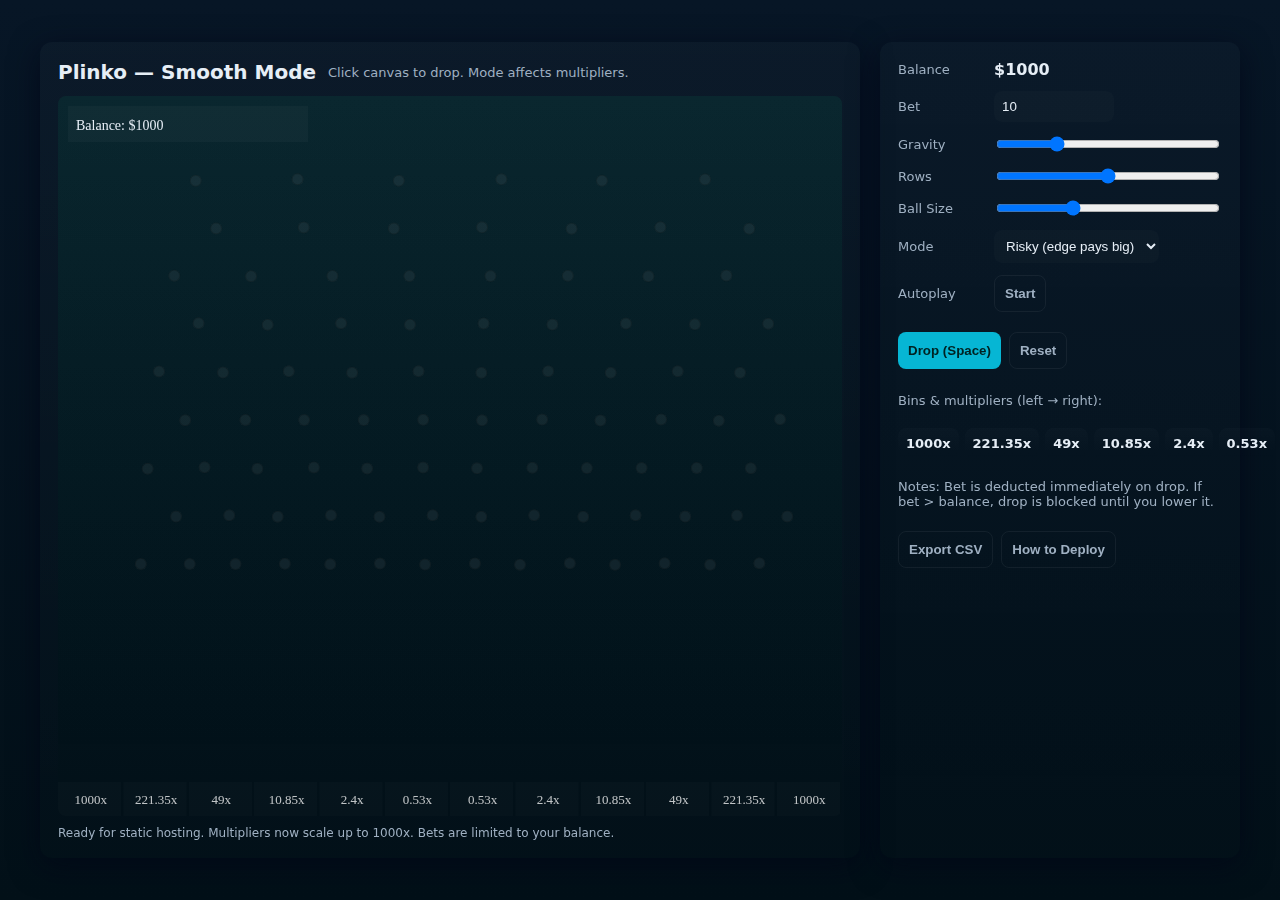
<file: gambline.html>
<!doctype html>
<html lang="en">
<head>
  <meta charset="utf-8" />
  <meta name="viewport" content="width=device-width,initial-scale=1" />
  <title>Plinko — Smooth Mode</title>
  <style>
    :root{--bg:#071626;--panel:#0f1724;--accent:#06b6d4;--muted:#9fb0c2}
    *{box-sizing:border-box}
    html,body{height:100%;margin:0;font-family:Inter,system-ui,Segoe UI,Roboto,Helvetica,Arial}
    body{background:linear-gradient(180deg,var(--bg) 0%, #021018 100%);color:#e6eef6;display:flex;align-items:center;justify-content:center;padding:28px}
    .wrap{max-width:1200px;width:100%;display:grid;grid-template-columns:1fr 360px;gap:20px}
    .card{background:linear-gradient(180deg,rgba(255,255,255,0.02),transparent);border-radius:12px;padding:18px;box-shadow:0 8px 30px rgba(2,6,23,0.7)}
    header{display:flex;align-items:center;gap:12px;margin-bottom:12px}
    header h1{font-size:20px;margin:0}
    #plinkoCanvas{width:100%;height:720px;display:block;border-radius:8px;background:linear-gradient(180deg,#06232b 0%,#021018 100%)}
    .controls{display:flex;flex-direction:column;gap:12px}
    .row{display:flex;gap:10px;align-items:center}
    label{font-size:13px;color:var(--muted);min-width:86px}
    input[type=range]{flex:1}
    input[type=number], select{padding:8px;border-radius:8px;border:0;background:rgba(255,255,255,0.02);color:inherit}
    button{background:var(--accent);border:0;padding:10px;border-radius:8px;color:#022;cursor:pointer;font-weight:700}
    button.ghost{background:transparent;border:1px solid rgba(255,255,255,0.06);color:var(--muted)}
    .muted{color:var(--muted);font-size:13px}
    .bins{display:flex;gap:6px;margin-top:8px}
    .bin{flex:1;padding:8px;border-radius:8px;text-align:center;background:linear-gradient(180deg,rgba(255,255,255,0.02),transparent);font-weight:700}
    footer{font-size:12px;color:var(--muted);margin-top:10px}
    .small{font-size:12px;color:var(--muted)}
    @media (max-width:980px){.wrap{grid-template-columns:1fr}#plinkoCanvas{height:520px}}
  </style>
</head>
<body>
  <div class="wrap">
    <div class="card">
      <header>
        <h1>Plinko — Smooth Mode</h1>
        <div class="muted">Click canvas to drop. Mode affects multipliers.</div>
      </header>

      <canvas id="plinkoCanvas" tabindex="0"></canvas>

      <footer class="small">Ready for static hosting. Multipliers now scale up to 1000x. Bets are limited to your balance.</footer>
    </div>

    <aside class="card controls">
      <div class="row"><label>Balance</label><div id="balance" style="font-weight:800">$1000</div></div>
      <div class="row"><label>Bet</label><input id="bet" type="number" min="1" step="1" value="10" style="width:120px"></div>

      <div class="row"><label>Gravity</label><input id="gravity" type="range" min="100" max="1200" step="10" value="380"></div>
      <div class="row"><label>Rows</label><input id="rows" type="range" min="6" max="12" step="1" value="9"></div>
      <div class="row"><label>Ball Size</label><input id="ballSize" type="range" min="6" max="18" step="1" value="10"></div>
      <div class="row"><label>Mode</label>
        <select id="mode">
          <option value="risky">Risky (edge pays big)</option>
          <option value="casual">Casual (safer)</option>
        </select>
      </div>

      <div class="row"><label>Autoplay</label><button id="autoplay" class="ghost">Start</button></div>

      <div style="display:flex;gap:8px;margin-top:8px"><button id="dropBtn">Drop (Space)</button><button id="resetBtn" class="ghost">Reset</button></div>

      <div class="muted" style="margin-top:12px">Bins & multipliers (left → right):</div>
      <div id="binsContainer" class="bins" aria-hidden="false"></div>

      <div class="muted" style="margin-top:8px">Notes: Bet is deducted immediately on drop. If bet &gt; balance, drop is blocked until you lower it.</div>

      <div style="margin-top:10px;display:flex;gap:8px"><button id="exportBtn" class="ghost">Export CSV</button><button id="helpBtn" class="ghost">How to Deploy</button></div>
    </aside>
  </div>

  <script>
    // Smooth Plinko: better gravity, slower gameplay, exponential multiplier curve up to 1000x,
    // safe bet enforcement (can't bet more than balance), and smoother collision handling.

    const canvas = document.getElementById('plinkoCanvas');
    const ctx = canvas.getContext('2d');

    let W, H, DPR = devicePixelRatio || 1;
    const ui = {
      gravity: document.getElementById('gravity'),
      rows: document.getElementById('rows'),
      ballSize: document.getElementById('ballSize'),
      mode: document.getElementById('mode'),
      dropBtn: document.getElementById('dropBtn'),
      resetBtn: document.getElementById('resetBtn'),
      autoplay: document.getElementById('autoplay'),
      binsContainer: document.getElementById('binsContainer'),
      balanceEl: document.getElementById('balance'),
      bet: document.getElementById('bet'),
      exportBtn: document.getElementById('exportBtn'),
      helpBtn: document.getElementById('helpBtn')
    };

    const state = {
      pegs: [],
      balls: [],
      bins: [],
      autoplay: false,
      balance: 1000,
      fixedStep: 1/120 // physics timestep for stability
    };

    // Utility: clamp
    const clamp = (v,a,b) => Math.max(a,Math.min(b,v));

    function resize(){
      DPR = devicePixelRatio || 1;
      W = canvas.clientWidth || 800;
      H = canvas.clientHeight || 720;
      canvas.width = Math.max(600, Math.floor(W * DPR));
      canvas.height = Math.max(400, Math.floor(H * DPR));
      canvas.style.width = W + 'px';
      canvas.style.height = H + 'px';
      ctx.setTransform(DPR,0,0,DPR,0,0);
      build();
    }

    function build(){
      state.pegs = [];
      state.balls = state.balls.filter(b=>!b.settled); // keep in-flight
      state.bins = [];

      const rows = parseInt(ui.rows.value,10);
      const margin = 36;
      const usableW = W - margin*2;
      const spacingY = (H - 240) / (rows + 1);

      // triangular/staggered peg layout, smoothed positions
      for(let r=0;r<rows;r++){
        const y = margin + (r+1)*spacingY;
        const cols = r + 6; // slightly wider grid for smoother randomness
        for(let c=0;c<cols;c++){
          const x = margin + (usableW/(cols+1))*(c+1) + (r%2? (usableW/(rows+2))/2 : 0);
          state.pegs.push({x: x + Math.sin(r*7 + c*3)*1.2, y: y + Math.cos(c*3 + r)*0.8, r: 6});
        }
      }

      // bins: rows + 3
      const binsCount = rows + 3;
      const mid = (binsCount - 1)/2;
      const base = ui.mode.value === 'risky' ? 0.25 : 0.4;
      const maxMult = 1000;
      // exponential factor k so base * exp(k*mid) = maxMult => k = ln(max/base)/mid
      const k = Math.log(maxMult/base) / (mid || 1);

      const binW = W / binsCount;
      for(let i=0;i<binsCount;i++){
        const d = Math.abs(i - mid);
        const mult = +(base * Math.exp(k * d)).toFixed(2);
        state.bins.push({x: i*binW, w: binW, mult});
      }

      renderBinsUi();
    }

    function renderBinsUi(){
      ui.binsContainer.innerHTML = '';
      state.bins.forEach(b=>{
        const el = document.createElement('div');
        el.className = 'bin';
        el.innerHTML = `<div style="font-size:13px">${b.mult}x</div>`;
        ui.binsContainer.appendChild(el);
      });
    }

    // Spawn: only if bet <= balance (enforced)
    function canPlaceBet(bet){
      const val = Math.max(0, Math.floor(bet));
      return val > 0 && val <= state.balance;
    }

    function spawnBall(x){
      const betAmt = Number(ui.bet.value) || 0;
      if(!canPlaceBet(betAmt)){
        // quick visual shake / small alert
        ui.bet.style.border = '1px solid rgba(255,80,80,0.9)';
        setTimeout(()=> ui.bet.style.border = '', 450);
        return;
      }

      // Deduct bet immediately
      state.balance = Math.max(0, state.balance - betAmt);
      ui.balanceEl.textContent = `$${state.balance}`;

      const startX = clamp(x || (W/2), 12, W-12);
      const size = parseInt(ui.ballSize.value,10);
      const ball = {
        x: startX,
        y: 18,
        vx: (Math.random()-0.5) * 60, // px/s
        vy: 20,
        r: size,
        bet: betAmt,
        settled: false,
        ticks: 0
      };
      state.balls.push(ball);
    }

    // Physics: fixed-step integration for stable, smooth results
    function physicsStep(dt){
      const gravityPx = clamp(parseFloat(ui.gravity.value), 100, 1200); // px/s^2
      const pegs = state.pegs;
      for(const b of state.balls){
        if(b.settled) continue;
        b.ticks++;
        // integrate velocities
        b.vy += gravityPx * dt;
        b.x += b.vx * dt;
        b.y += b.vy * dt;

        // simple damping
        b.vx *= 0.999;
        b.vy *= 0.999;

        // collisions with pegs (improved response)
        for(const p of pegs){
          const dx = b.x - p.x, dy = b.y - p.y;
          const dist = Math.hypot(dx,dy);
          const minD = b.r + p.r;
          if(dist < minD && dist > 0){
            const nx = dx / dist, ny = dy / dist;
            const overlap = minD - dist + 0.5;
            b.x += nx * overlap;
            b.y += ny * overlap;

            // reflect velocity along normal with restitution
            const relVel = b.vx*nx + b.vy*ny;
            const restitution = 0.6; // bounciness
            b.vx -= (1 + restitution) * relVel * nx;
            b.vy -= (1 + restitution) * relVel * ny;

            // small lateral kick so balls separate more naturally
            b.vx += (Math.random() - 0.5) * 12;
          }
        }

        // walls
        if(b.x < b.r){ b.x = b.r; b.vx = Math.abs(b.vx) * 0.45; }
        if(b.x > W - b.r){ b.x = W - b.r; b.vx = -Math.abs(b.vx) * 0.45; }

        // floor / bin detection
        if(b.y > H - 34 - b.r){
          const idx = Math.min(state.bins.length-1, Math.max(0, Math.floor(b.x / (W / state.bins.length))));
          const bin = state.bins[idx];

          // payout: bet * multiplier (rounded)
          const payout = Math.round(b.bet * bin.mult);
          state.balance = Math.max(0, state.balance + payout);
          ui.balanceEl.textContent = `$${state.balance}`;

          // floating result text
          spawnFloatText(`+${payout}`, b.x, H-50);

          b.settled = true;
        }

        // safety: if ball somehow stuck outside bounds long time, settle
        if(b.ticks > 2400) b.settled = true;
      }

      // keep only a limited number of settled balls around for visual trail, then purge
      if(state.balls.length > 120) state.balls = state.balls.slice(-120);
    }

    // Floating text for payouts
    const floatTexts = [];
    function spawnFloatText(text,x,y){
      floatTexts.push({text,x,y,alpha:1,vy:-30});
    }

    function updateFloatTexts(dt){
      for(const t of floatTexts){
        t.y += t.vy * dt;
        t.alpha -= dt * 0.75;
      }
      while(floatTexts.length && floatTexts[0].alpha <= 0) floatTexts.shift();
    }

    // Draw: smooth visuals, shadow, subtle glow
    function draw(interp){
      ctx.clearRect(0,0,W,H);

      // subtle vignette
      const bg = ctx.createLinearGradient(0,0,0,H);
      bg.addColorStop(0,'rgba(255,255,255,0.02)');
      bg.addColorStop(1,'rgba(0,0,0,0)');
      ctx.fillStyle = bg; ctx.fillRect(0,0,W,H);

      // pegs
      ctx.save();
      for(const p of state.pegs){
        ctx.beginPath(); ctx.fillStyle = 'rgba(255,255,255,0.06)'; ctx.arc(p.x,p.y,p.r,0,Math.PI*2); ctx.fill();
        ctx.beginPath(); ctx.strokeStyle = 'rgba(0,0,0,0.18)'; ctx.arc(p.x,p.y,p.r-0.5,0,Math.PI*2); ctx.stroke();
      }
      ctx.restore();

      // bins
      for(const b of state.bins){
        ctx.fillStyle = 'rgba(255,255,255,0.02)'; ctx.fillRect(b.x, H-34, b.w-2, 34);
        ctx.fillStyle = 'rgba(255,255,255,0.75)'; ctx.font = '13px Inter'; ctx.textAlign = 'center';
        ctx.fillText(b.mult + 'x', b.x + b.w/2, H-12);
      }

      // balls
      for(const ball of state.balls){
        // shadow
        ctx.beginPath(); ctx.ellipse(ball.x+4, ball.y+6, ball.r*0.9, ball.r*0.5, 0,0,Math.PI*2); ctx.fillStyle = 'rgba(0,0,0,0.16)'; ctx.fill();
        // glow
        ctx.beginPath(); ctx.arc(ball.x, ball.y, ball.r*1.6, 0, Math.PI*2); ctx.fillStyle = 'rgba(6,182,212,0.06)'; ctx.fill();
        // ball face
        ctx.beginPath(); ctx.arc(ball.x, ball.y, ball.r, 0, Math.PI*2); ctx.fillStyle = 'rgba(6,182,212,0.98)'; ctx.fill();
        // rim
        ctx.beginPath(); ctx.strokeStyle = 'rgba(0,0,0,0.12)'; ctx.lineWidth = 1; ctx.stroke();
      }

      // HUD
      ctx.fillStyle = 'rgba(255,255,255,0.03)'; ctx.fillRect(10,10,240,36);
      ctx.fillStyle = '#e6eef6'; ctx.font='14px Inter'; ctx.textAlign='left'; ctx.fillText('Balance: ' + ui.balanceEl.textContent, 18, 34);

      // floating texts
      ctx.textAlign = 'center'; ctx.font = '14px Inter';
      for(const t of floatTexts){ ctx.fillStyle = `rgba(6,182,212,${clamp(t.alpha,0,1)})`; ctx.fillText(t.text, t.x, t.y); }
    }

    // Main loop using fixed-step physics and smooth rendering interpolation
    let last = performance.now();
    let accumulator = 0;
    function loop(now){
      const dt = Math.min(0.05, (now - last) / 1000);
      last = now;
      accumulator += dt;

      const step = state.fixedStep; // 1/120 s
      while(accumulator >= step){
        physicsStep(step);
        updateFloatTexts(step);
        accumulator -= step;
      }

      const alpha = accumulator / step; // interpolation factor
      draw(alpha);
      requestAnimationFrame(loop);
    }

    // UI wiring
    window.addEventListener('resize', resize);
    ui.gravity.addEventListener('input', ()=>{});
    ui.rows.addEventListener('input', ()=> build());
    ui.ballSize.addEventListener('input', ()=>{});
    ui.mode.addEventListener('change', ()=> build());

    ui.dropBtn.addEventListener('click', ()=> spawnBall(W/2));
    ui.resetBtn.addEventListener('click', ()=>{ state.balls = []; state.balance = 1000; ui.balanceEl.textContent = `$${state.balance}`; });
    ui.autoplay.addEventListener('click', ()=>{ state.autoplay = !state.autoplay; ui.autoplay.textContent = state.autoplay ? 'Stop' : 'Start'; ui.autoplay.classList.toggle('ghost', !state.autoplay); });

    canvas.addEventListener('click', (e)=>{ const rect = canvas.getBoundingClientRect(); const x = (e.clientX - rect.left); spawnBall(x); });
    document.addEventListener('keydown',(e)=>{ if(e.code === 'Space'){ e.preventDefault(); spawnBall(W/2); } });

    // Autoplay loop: only spawn if bet <= balance
    setInterval(()=>{
      if(state.autoplay){ const betAmt = Number(ui.bet.value) || 0; if(canPlaceBet(betAmt)) spawnBall(W/2 + (Math.random()-0.5)*40); }
    }, 1200);

    ui.exportBtn.addEventListener('click', ()=>{
      const csv = [`Balance,${state.balance}`].join('\n');
      const blob = new Blob([csv], {type:'text/csv'});
      const url = URL.createObjectURL(blob);
      const a = document.createElement('a'); a.href = url; a.download = 'plinko-balance.csv'; a.click(); URL.revokeObjectURL(url);
    });

    ui.helpBtn.addEventListener('click', ()=> alert('To deploy: create a GitHub repo named USERNAME.github.io, add this index.html to the root, commit & push, then visit https://USERNAME.github.io'));

    // init
    resize();
    requestAnimationFrame(loop);
  </script>
</body>
</html>
</file>
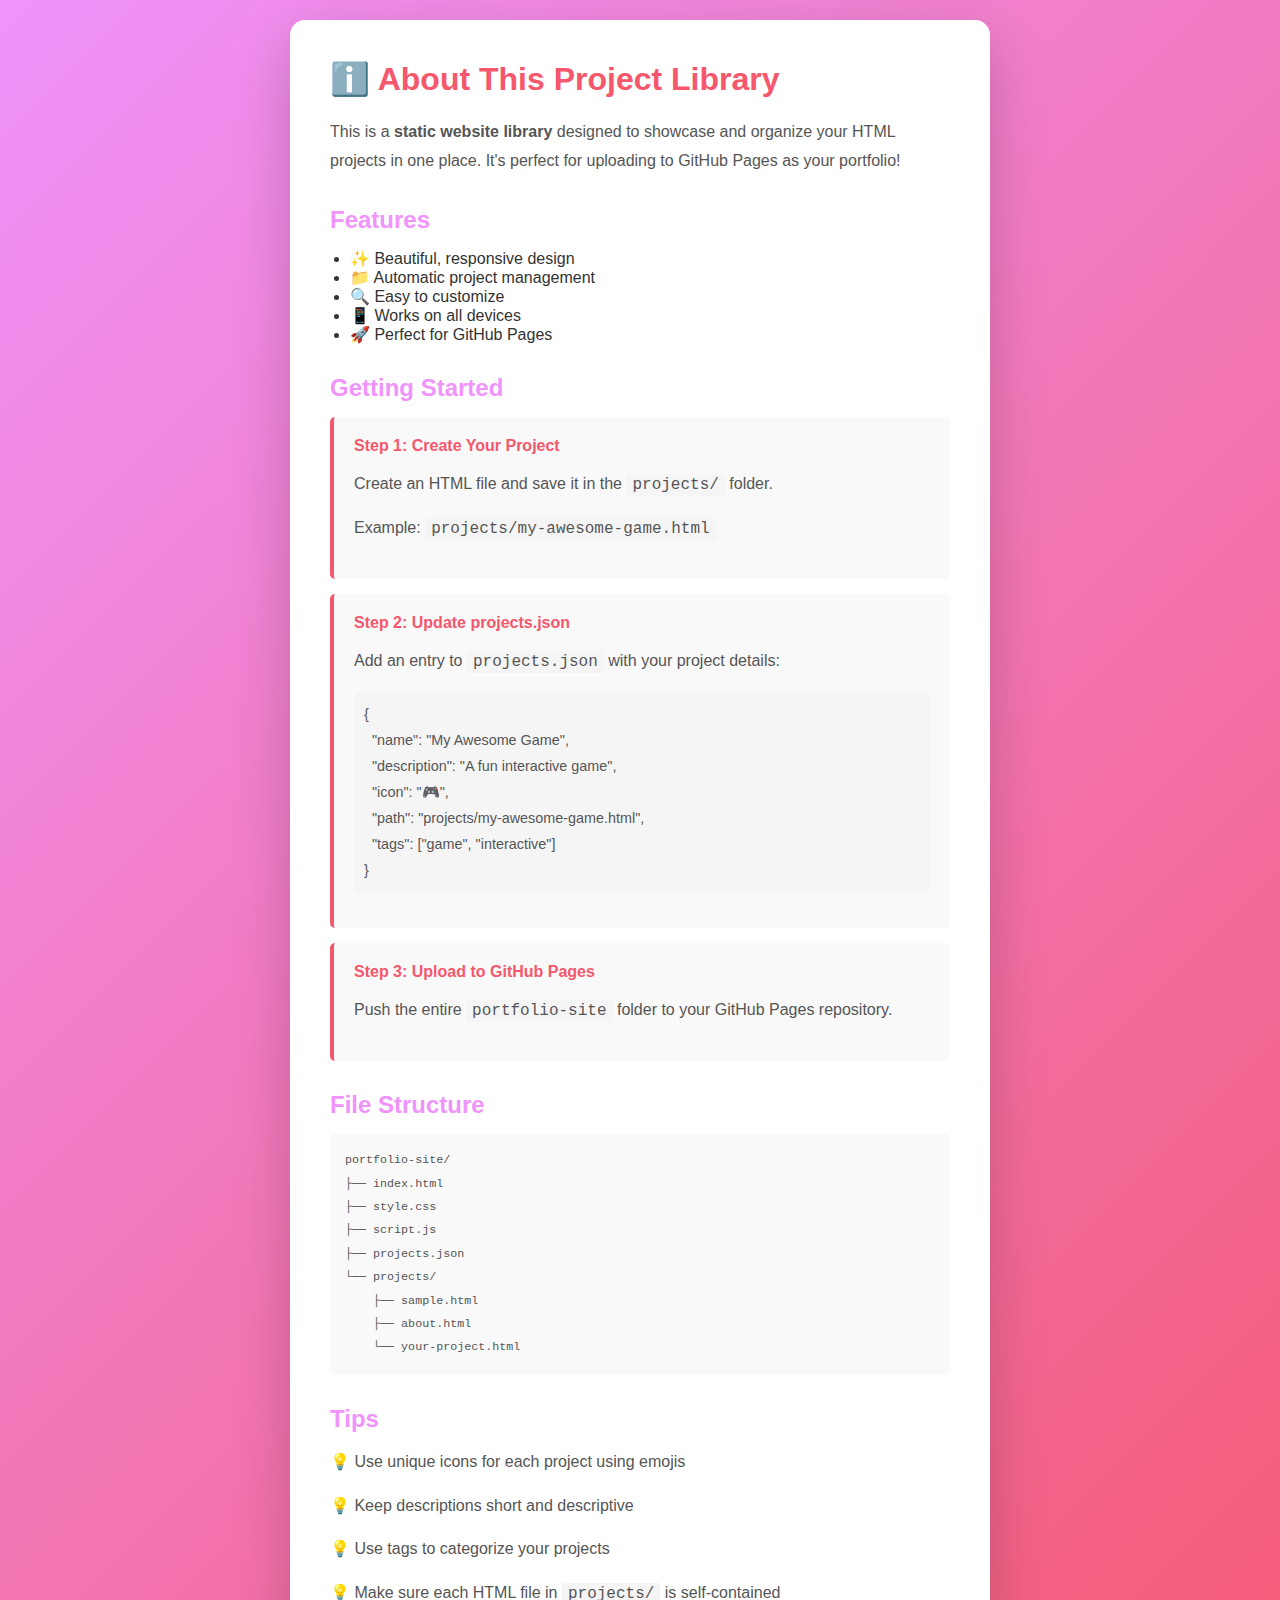
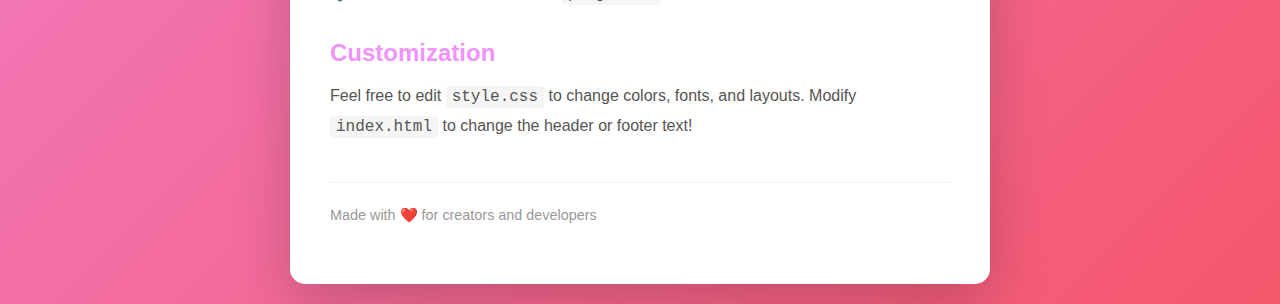
<file: projects/about.html>
<!DOCTYPE html>
<html lang="en">
<head>
    <meta charset="UTF-8">
    <meta name="viewport" content="width=device-width, initial-scale=1.0">
    <title>About This Library</title>
    <style>
        * {
            margin: 0;
            padding: 0;
            box-sizing: border-box;
        }

        body {
            font-family: -apple-system, BlinkMacSystemFont, 'Segoe UI', Roboto, sans-serif;
            background: linear-gradient(135deg, #f093fb 0%, #f5576c 100%);
            color: #333;
            min-height: 100vh;
            padding: 20px;
        }

        .container {
            max-width: 700px;
            margin: 0 auto;
            background: white;
            border-radius: 15px;
            padding: 40px;
            box-shadow: 0 20px 60px rgba(0, 0, 0, 0.2);
        }

        h1 {
            color: #f5576c;
            margin-bottom: 20px;
        }

        h2 {
            color: #f093fb;
            margin-top: 30px;
            margin-bottom: 15px;
        }

        p {
            line-height: 1.8;
            margin: 15px 0;
            color: #555;
        }

        .step {
            background: #f9f9f9;
            padding: 20px;
            border-left: 4px solid #f5576c;
            margin: 15px 0;
            border-radius: 5px;
        }

        .step-number {
            font-weight: bold;
            color: #f5576c;
            margin-bottom: 10px;
        }

        code {
            background: #f5f5f5;
            padding: 2px 6px;
            border-radius: 3px;
            font-family: 'Courier New', monospace;
        }

        a {
            color: #f5576c;
            text-decoration: none;
        }

        a:hover {
            text-decoration: underline;
        }
    </style>
</head>
<body>
    <div class="container">
        <h1>ℹ️ About This Project Library</h1>

        <p>This is a <strong>static website library</strong> designed to showcase and organize your HTML projects in one place. It's perfect for uploading to GitHub Pages as your portfolio!</p>

        <h2>Features</h2>
        <ul style="margin-left: 20px; margin-top: 10px;">
            <li>✨ Beautiful, responsive design</li>
            <li>📁 Automatic project management</li>
            <li>🔍 Easy to customize</li>
            <li>📱 Works on all devices</li>
            <li>🚀 Perfect for GitHub Pages</li>
        </ul>

        <h2>Getting Started</h2>

        <div class="step">
            <div class="step-number">Step 1: Create Your Project</div>
            <p>Create an HTML file and save it in the <code>projects/</code> folder.</p>
            <p>Example: <code>projects/my-awesome-game.html</code></p>
        </div>

        <div class="step">
            <div class="step-number">Step 2: Update projects.json</div>
            <p>Add an entry to <code>projects.json</code> with your project details:</p>
            <p style="margin-top: 10px; font-size: 0.9em; background: #f5f5f5; padding: 10px; border-radius: 5px; overflow-x: auto;">
                {<br>
                &nbsp;&nbsp;"name": "My Awesome Game",<br>
                &nbsp;&nbsp;"description": "A fun interactive game",<br>
                &nbsp;&nbsp;"icon": "🎮",<br>
                &nbsp;&nbsp;"path": "projects/my-awesome-game.html",<br>
                &nbsp;&nbsp;"tags": ["game", "interactive"]<br>
                }
            </p>
        </div>

        <div class="step">
            <div class="step-number">Step 3: Upload to GitHub Pages</div>
            <p>Push the entire <code>portfolio-site</code> folder to your GitHub Pages repository.</p>
        </div>

        <h2>File Structure</h2>
        <p style="font-size: 0.9em; background: #f9f9f9; padding: 15px; border-radius: 5px; font-family: monospace; line-height: 2;">
            portfolio-site/<br>
            ├── index.html<br>
            ├── style.css<br>
            ├── script.js<br>
            ├── projects.json<br>
            └── projects/<br>
            &nbsp;&nbsp;&nbsp;&nbsp;├── sample.html<br>
            &nbsp;&nbsp;&nbsp;&nbsp;├── about.html<br>
            &nbsp;&nbsp;&nbsp;&nbsp;└── your-project.html
        </p>

        <h2>Tips</h2>
        <p>💡 Use unique icons for each project using emojis</p>
        <p>💡 Keep descriptions short and descriptive</p>
        <p>💡 Use tags to categorize your projects</p>
        <p>💡 Make sure each HTML file in <code>projects/</code> is self-contained</p>

        <h2>Customization</h2>
        <p>Feel free to edit <code>style.css</code> to change colors, fonts, and layouts. Modify <code>index.html</code> to change the header or footer text!</p>

        <p style="margin-top: 40px; padding-top: 20px; border-top: 1px solid #eee; color: #999; font-size: 0.9em;">
            Made with ❤️ for creators and developers
        </p>
    </div>
</body>
</html>
</file>
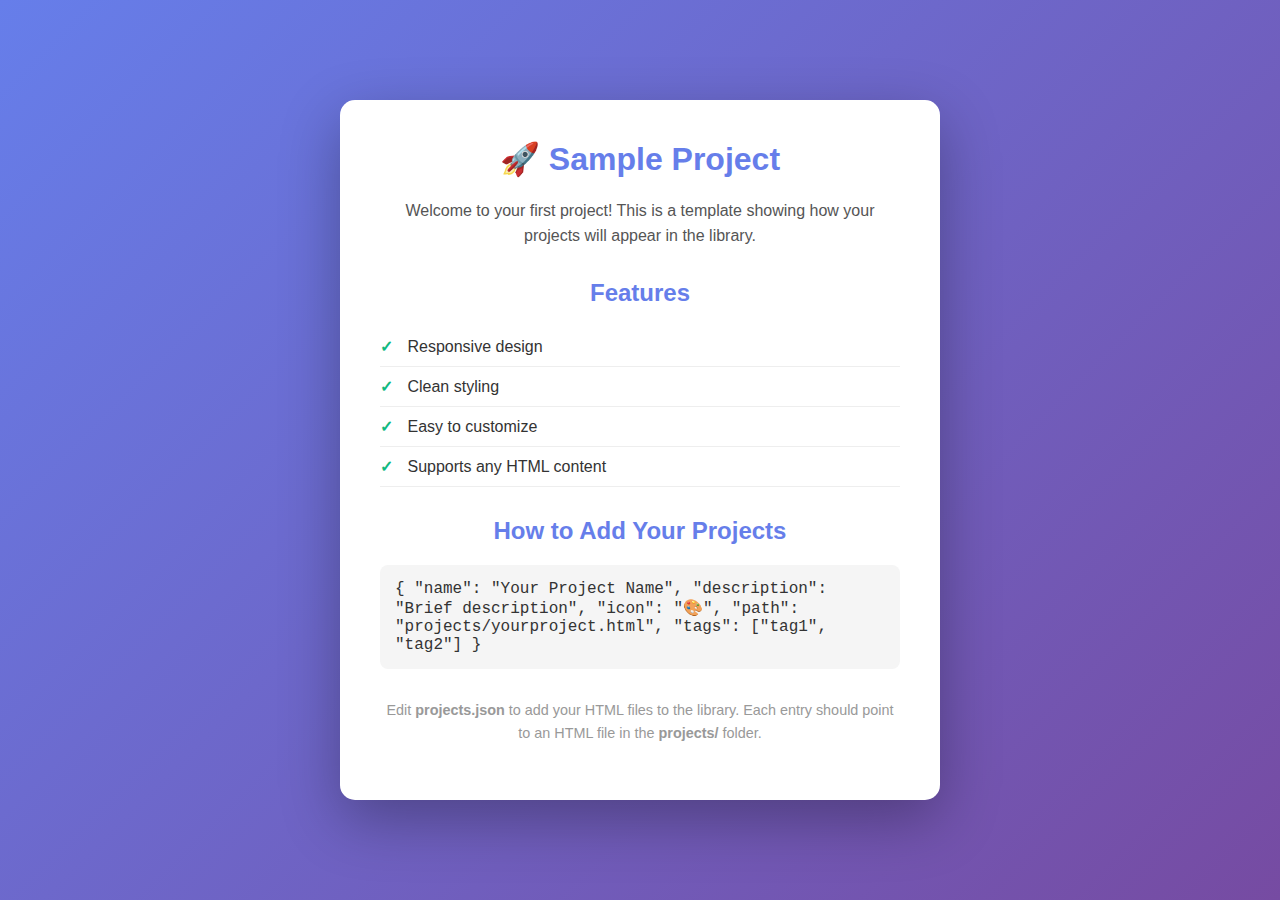
<file: projects/sample.html>
<!DOCTYPE html>
<html lang="en">
<head>
    <meta charset="UTF-8">
    <meta name="viewport" content="width=device-width, initial-scale=1.0">
    <title>Sample Project</title>
    <style>
        * {
            margin: 0;
            padding: 0;
            box-sizing: border-box;
        }

        body {
            font-family: -apple-system, BlinkMacSystemFont, 'Segoe UI', Roboto, sans-serif;
            background: linear-gradient(135deg, #667eea 0%, #764ba2 100%);
            color: #333;
            min-height: 100vh;
            display: flex;
            align-items: center;
            justify-content: center;
            padding: 20px;
        }

        .container {
            background: white;
            border-radius: 15px;
            padding: 40px;
            max-width: 600px;
            box-shadow: 0 20px 60px rgba(0, 0, 0, 0.3);
            text-align: center;
        }

        h1 {
            margin-bottom: 20px;
            color: #667eea;
        }

        p {
            margin: 15px 0;
            line-height: 1.6;
            color: #555;
        }

        .code-block {
            background: #f5f5f5;
            padding: 15px;
            border-radius: 8px;
            margin: 20px 0;
            text-align: left;
            overflow-x: auto;
            font-family: 'Courier New', monospace;
        }

        .feature-list {
            text-align: left;
            margin: 20px 0;
        }

        .feature-list li {
            list-style: none;
            padding: 10px 0;
            border-bottom: 1px solid #eee;
        }

        .feature-list li:before {
            content: "✓ ";
            color: #10b981;
            font-weight: bold;
            margin-right: 10px;
        }
    </style>
</head>
<body>
    <div class="container">
        <h1>🚀 Sample Project</h1>
        
        <p>Welcome to your first project! This is a template showing how your projects will appear in the library.</p>

        <h2 style="color: #667eea; margin-top: 30px;">Features</h2>
        <ul class="feature-list">
            <li>Responsive design</li>
            <li>Clean styling</li>
            <li>Easy to customize</li>
            <li>Supports any HTML content</li>
        </ul>

        <h2 style="color: #667eea; margin-top: 30px;">How to Add Your Projects</h2>
        
        <div class="code-block">
{
    "name": "Your Project Name",
    "description": "Brief description",
    "icon": "🎨",
    "path": "projects/yourproject.html",
    "tags": ["tag1", "tag2"]
}
        </div>

        <p style="margin-top: 30px; font-size: 0.9em; color: #999;">
            Edit <strong>projects.json</strong> to add your HTML files to the library. Each entry should point to an HTML file in the <strong>projects/</strong> folder.
        </p>
    </div>
</body>
</html>
</file>
